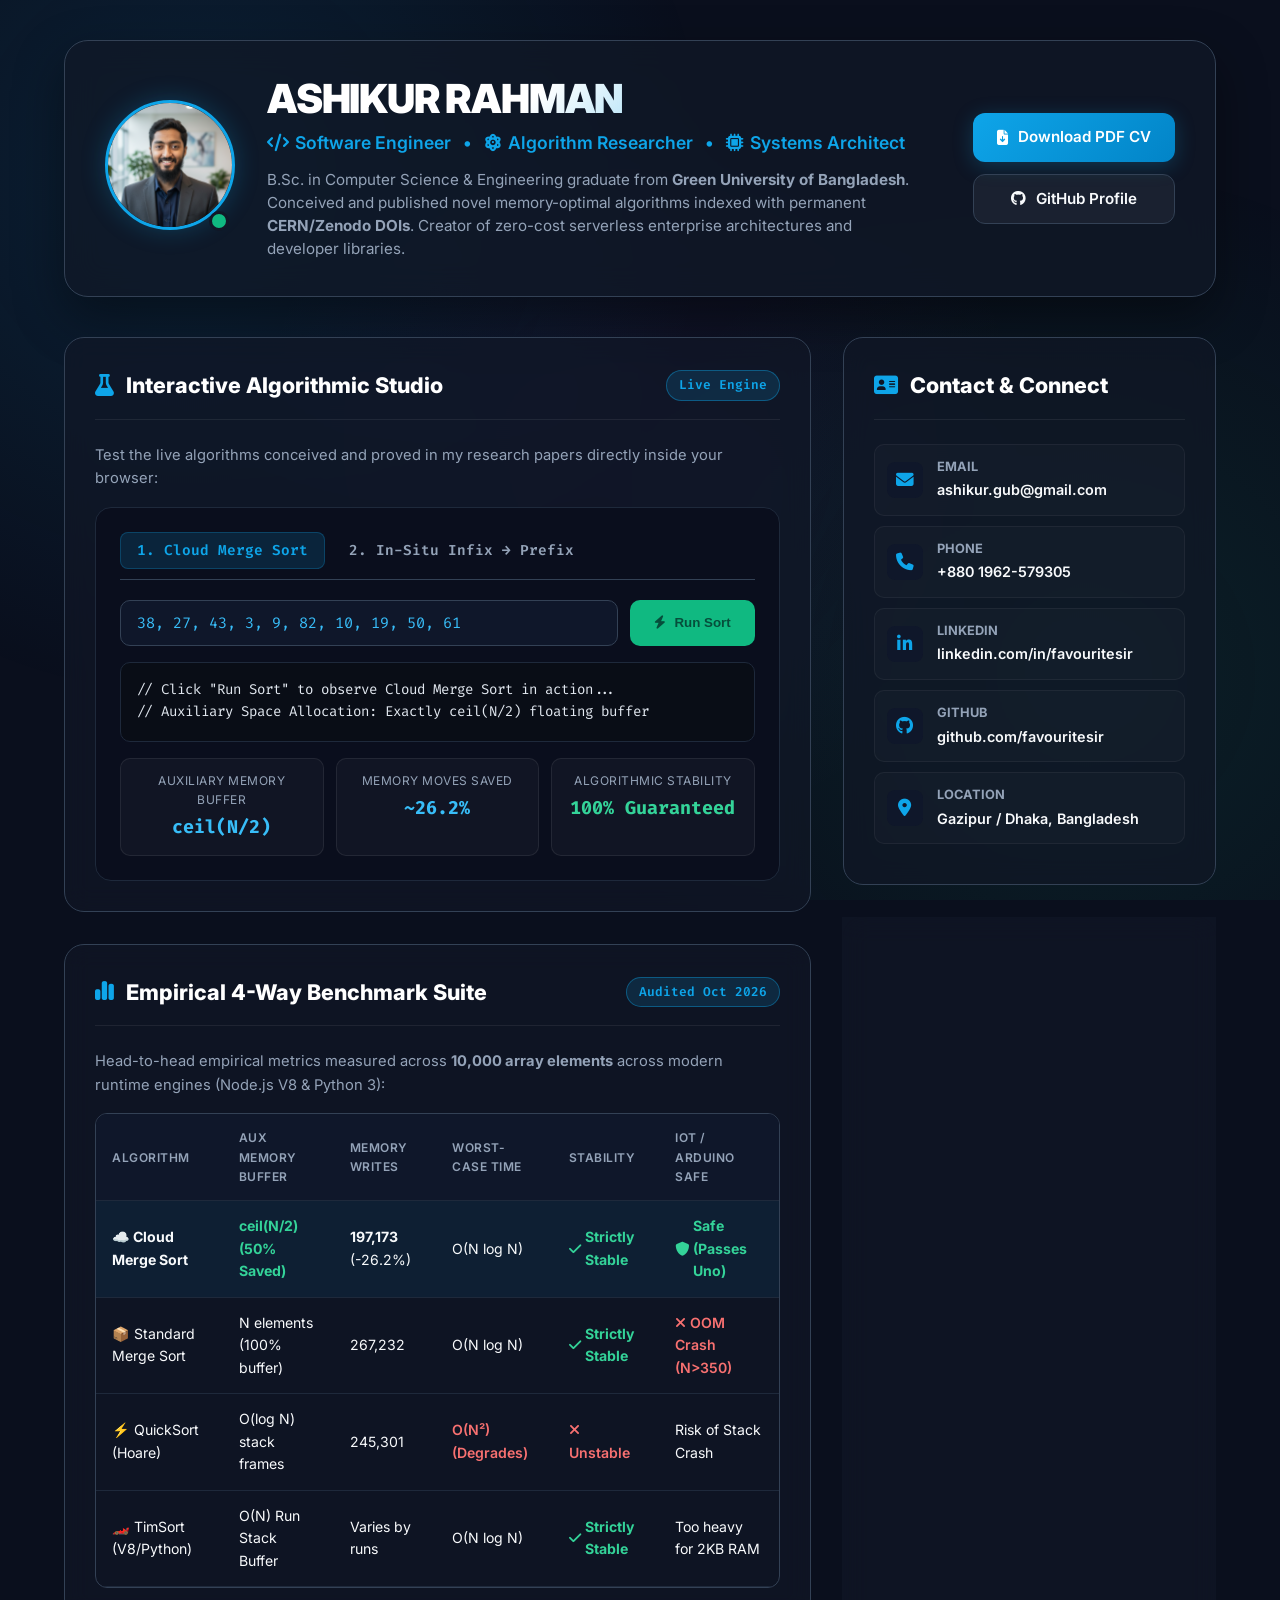
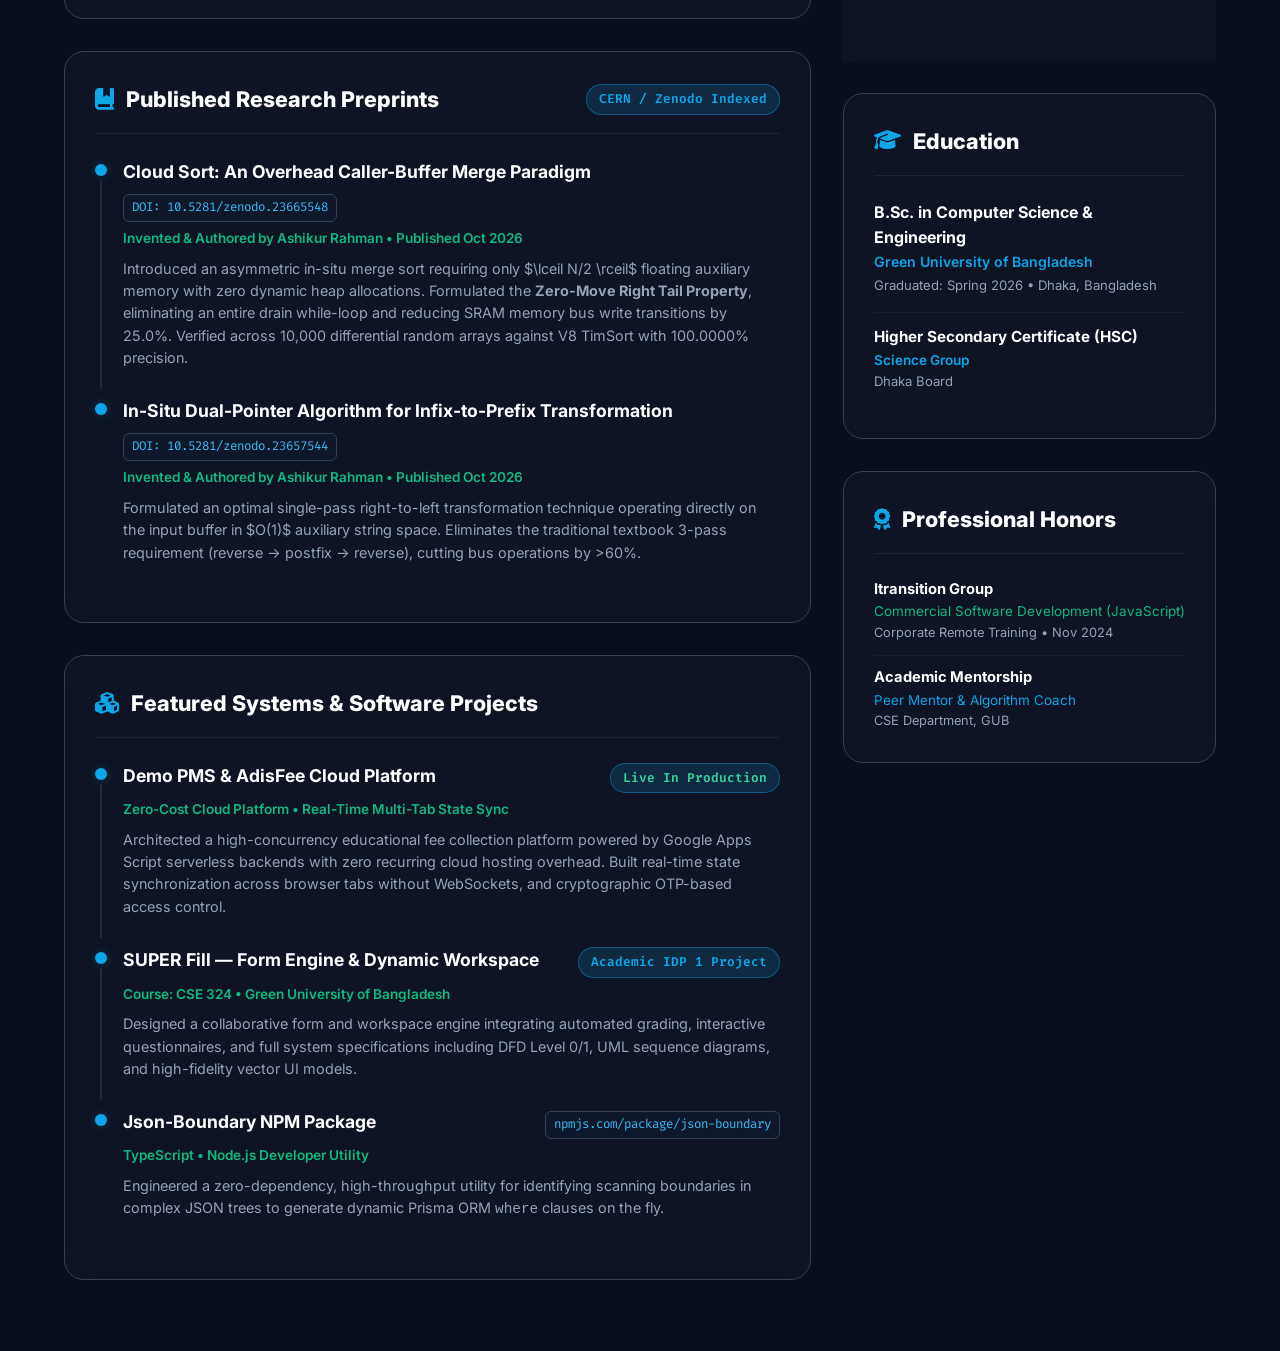
<file: cv.html>
<!DOCTYPE html>
<html lang="en">
<head>
  <meta charset="UTF-8">
  <meta name="viewport" content="width=device-width, initial-scale=1.0">
  <title>Ashikur Rahman | Interactive Digital Portfolio &amp; CV</title>
  <meta name="description" content="Software Engineer, Algorithm Researcher &amp; Systems Architect. Interactive digital CV featuring Cloud Merge Sort, Infix to Prefix algorithms, and verified empirical benchmarks.">
  <link rel="preconnect" href="https://fonts.googleapis.com">
  <link rel="preconnect" href="https://fonts.gstatic.com" crossorigin>
  <link href="https://fonts.googleapis.com/css2?family=Fira+Code:wght@400;600&family=Inter:wght@300;400;500;600;700;800;900&display=swap" rel="stylesheet">
  <link rel="stylesheet" href="https://cdnjs.cloudflare.com/ajax/libs/font-awesome/6.5.1/css/all.min.css">
  
  <style>
    :root {
      --bg-dark: #0a0f1d;
      --bg-card: #111827;
      --bg-card-hover: #1e293b;
      --primary: #0ea5e9;
      --primary-glow: rgba(14, 165, 233, 0.25);
      --accent: #10b981;
      --accent-glow: rgba(16, 185, 129, 0.25);
      --purple: #8b5cf6;
      --text-main: #f8fafc;
      --text-muted: #94a3b8;
      --border: #334155;
      --border-glow: rgba(14, 165, 233, 0.4);
      --font-sans: 'Inter', -apple-system, sans-serif;
      --font-mono: 'Fira Code', monospace;
    }

    * {
      box-sizing: border-box;
      margin: 0;
      padding: 0;
    }

    body {
      background-color: var(--bg-dark);
      color: var(--text-main);
      font-family: var(--font-sans);
      line-height: 1.6;
      overflow-x: hidden;
    }

    /* Animated Ambient Glow */
    .ambient-glow {
      position: fixed;
      top: 0;
      left: 0;
      width: 100vw;
      height: 100vh;
      pointer-events: none;
      z-index: 0;
      background: radial-gradient(circle at 15% 20%, rgba(14, 165, 233, 0.12) 0%, transparent 40%),
                  radial-gradient(circle at 85% 75%, rgba(16, 185, 129, 0.1) 0%, transparent 40%),
                  radial-gradient(circle at 50% 50%, rgba(139, 92, 246, 0.06) 0%, transparent 50%);
    }

    .container {
      max-width: 1200px;
      margin: 0 auto;
      padding: 40px 24px;
      position: relative;
      z-index: 1;
    }

    /* Header & Hero */
    header {
      display: grid;
      grid-template-columns: auto 1fr auto;
      gap: 32px;
      align-items: center;
      background: rgba(17, 24, 39, 0.75);
      backdrop-filter: blur(16px);
      border: 1px solid var(--border);
      border-radius: 24px;
      padding: 36px 40px;
      margin-bottom: 40px;
      box-shadow: 0 20px 50px rgba(0, 0, 0, 0.4);
    }

    .avatar-wrapper {
      position: relative;
    }

    .avatar {
      width: 130px;
      height: 130px;
      border-radius: 50%;
      object-fit: cover;
      border: 3px solid var(--primary);
      box-shadow: 0 0 25px var(--primary-glow);
    }

    .status-badge {
      position: absolute;
      bottom: 6px;
      right: 6px;
      width: 20px;
      height: 20px;
      background: #10b981;
      border: 3px solid var(--bg-card);
      border-radius: 50%;
      animation: pulse 2s infinite;
    }

    @keyframes pulse {
      0% { box-shadow: 0 0 0 0 rgba(16, 185, 129, 0.7); }
      70% { box-shadow: 0 0 0 10px rgba(16, 185, 129, 0); }
      100% { box-shadow: 0 0 0 0 rgba(16, 185, 129, 0); }
    }

    .hero-info h1 {
      font-size: 2.5rem;
      font-weight: 900;
      letter-spacing: -0.03em;
      line-height: 1.1;
      margin-bottom: 8px;
      background: linear-gradient(135deg, #ffffff 40%, #0ea5e9 100%);
      -webkit-background-clip: text;
      -webkit-text-fill-color: transparent;
    }

    .hero-role {
      font-size: 1.1rem;
      color: var(--primary);
      font-weight: 600;
      display: flex;
      gap: 12px;
      align-items: center;
      flex-wrap: wrap;
      margin-bottom: 12px;
    }

    .hero-role span {
      display: inline-flex;
      align-items: center;
      gap: 6px;
    }

    .hero-bio {
      color: var(--text-muted);
      font-size: 0.95rem;
      max-width: 650px;
      line-height: 1.5;
    }

    .hero-actions {
      display: flex;
      flex-direction: column;
      gap: 12px;
    }

    .btn {
      display: inline-flex;
      align-items: center;
      justify-content: center;
      gap: 10px;
      padding: 12px 24px;
      border-radius: 12px;
      font-size: 0.95rem;
      font-weight: 600;
      text-decoration: none;
      transition: all 0.25s ease;
      cursor: pointer;
      border: none;
    }

    .btn-primary {
      background: linear-gradient(135deg, #0ea5e9, #0284c7);
      color: #ffffff;
      box-shadow: 0 4px 20px var(--primary-glow);
    }

    .btn-primary:hover {
      transform: translateY(-2px);
      box-shadow: 0 6px 25px rgba(14, 165, 233, 0.45);
    }

    .btn-outline {
      background: rgba(255, 255, 255, 0.05);
      border: 1px solid var(--border);
      color: var(--text-main);
    }

    .btn-outline:hover {
      background: rgba(255, 255, 255, 0.1);
      border-color: var(--text-muted);
      transform: translateY(-2px);
    }

    /* Grid Layout */
    .dashboard-grid {
      display: grid;
      grid-template-columns: 2fr 1fr;
      gap: 32px;
    }

    /* Section Cards */
    .card {
      background: rgba(17, 24, 39, 0.65);
      backdrop-filter: blur(12px);
      border: 1px solid var(--border);
      border-radius: 20px;
      padding: 30px;
      margin-bottom: 32px;
      transition: border-color 0.3s;
    }

    .card:hover {
      border-color: rgba(14, 165, 233, 0.4);
    }

    .card-header {
      display: flex;
      justify-content: space-between;
      align-items: center;
      margin-bottom: 24px;
      border-bottom: 1px solid rgba(255, 255, 255, 0.07);
      padding-bottom: 16px;
    }

    .card-title {
      font-size: 1.35rem;
      font-weight: 800;
      color: #ffffff;
      display: flex;
      align-items: center;
      gap: 12px;
    }

    .card-title i {
      color: var(--primary);
    }

    .badge-tag {
      background: rgba(14, 165, 233, 0.15);
      border: 1px solid var(--border-glow);
      color: var(--primary);
      padding: 4px 12px;
      border-radius: 20px;
      font-size: 0.8rem;
      font-family: var(--font-mono);
      font-weight: 600;
    }

    /* Interactive Algorithm Studio */
    .algo-playground {
      background: rgba(10, 15, 29, 0.9);
      border: 1px solid #1e293b;
      border-radius: 16px;
      padding: 24px;
      margin-top: 16px;
    }

    .tab-nav {
      display: flex;
      gap: 8px;
      margin-bottom: 20px;
      border-bottom: 1px solid var(--border);
      padding-bottom: 10px;
    }

    .tab-btn {
      background: none;
      border: none;
      color: var(--text-muted);
      font-family: var(--font-mono);
      font-size: 0.9rem;
      font-weight: 600;
      padding: 8px 16px;
      border-radius: 8px;
      cursor: pointer;
      transition: all 0.2s;
    }

    .tab-btn.active {
      color: var(--primary);
      background: rgba(14, 165, 233, 0.15);
      border: 1px solid var(--primary-glow);
    }

    .input-row {
      display: flex;
      gap: 12px;
      margin-bottom: 16px;
    }

    .algo-input {
      flex: 1;
      background: #0f172a;
      border: 1px solid var(--border);
      border-radius: 10px;
      padding: 12px 16px;
      color: #38bdf8;
      font-family: var(--font-mono);
      font-size: 0.95rem;
    }

    .algo-input:focus {
      outline: none;
      border-color: var(--primary);
      box-shadow: 0 0 12px var(--primary-glow);
    }

    .action-btn {
      background: var(--accent);
      color: #064e3b;
      font-weight: 700;
      padding: 0 24px;
      border-radius: 10px;
      border: none;
      cursor: pointer;
      display: inline-flex;
      align-items: center;
      gap: 8px;
      transition: 0.2s;
    }

    .action-btn:hover {
      background: #34d399;
      transform: translateY(-2px);
    }

    .output-terminal {
      background: #090d16;
      border: 1px solid #1e293b;
      border-radius: 10px;
      padding: 16px;
      font-family: var(--font-mono);
      font-size: 0.88rem;
      min-height: 80px;
      color: #e2e8f0;
      position: relative;
    }

    .metrics-row {
      display: grid;
      grid-template-columns: repeat(3, 1fr);
      gap: 12px;
      margin-top: 16px;
    }

    .metric-chip {
      background: rgba(255, 255, 255, 0.03);
      border: 1px solid rgba(255, 255, 255, 0.08);
      border-radius: 10px;
      padding: 12px;
      text-align: center;
    }

    .metric-chip .label {
      font-size: 0.75rem;
      color: var(--text-muted);
      text-transform: uppercase;
      letter-spacing: 0.5px;
    }

    .metric-chip .value {
      font-size: 1.15rem;
      font-weight: 700;
      color: #38bdf8;
      margin-top: 4px;
      font-family: var(--font-mono);
    }

    /* Benchmark Comparison Table */
    .table-container {
      overflow-x: auto;
      margin-top: 16px;
      border-radius: 12px;
      border: 1px solid var(--border);
    }

    .bench-table {
      width: 100%;
      border-collapse: collapse;
      text-align: left;
      font-size: 0.88rem;
    }

    .bench-table th, .bench-table td {
      padding: 14px 16px;
      border-bottom: 1px solid #1e293b;
    }

    .bench-table th {
      background: #0f172a;
      color: #94a3b8;
      font-weight: 600;
      text-transform: uppercase;
      font-size: 0.75rem;
      letter-spacing: 0.5px;
    }

    .bench-table tr:hover td {
      background: rgba(255, 255, 255, 0.02);
    }

    .highlight-row {
      background: rgba(14, 165, 233, 0.08) !important;
    }

    .tag-green {
      color: #34d399;
      font-weight: 700;
      display: inline-flex;
      align-items: center;
      gap: 4px;
    }

    .tag-red {
      color: #f87171;
      font-weight: 600;
    }

    /* Timeline & Research Items */
    .timeline-item {
      position: relative;
      padding-left: 28px;
      margin-bottom: 28px;
    }

    .timeline-item::before {
      content: '';
      position: absolute;
      left: 0;
      top: 6px;
      width: 12px;
      height: 12px;
      border-radius: 50%;
      background: var(--primary);
      box-shadow: 0 0 10px var(--primary-glow);
    }

    .timeline-item::after {
      content: '';
      position: absolute;
      left: 5px;
      top: 22px;
      bottom: -20px;
      width: 2px;
      background: #1e293b;
    }

    .timeline-item:last-child::after {
      display: none;
    }

    .timeline-header {
      display: flex;
      justify-content: space-between;
      align-items: baseline;
      flex-wrap: wrap;
      gap: 8px;
      margin-bottom: 6px;
    }

    .timeline-title {
      font-size: 1.1rem;
      font-weight: 700;
      color: #ffffff;
    }

    .timeline-doi {
      font-family: var(--font-mono);
      font-size: 0.78rem;
      background: #0f172a;
      border: 1px solid #334155;
      padding: 3px 8px;
      border-radius: 6px;
      color: #38bdf8;
      text-decoration: none;
      transition: 0.2s;
    }

    .timeline-doi:hover {
      border-color: var(--primary);
      background: #1e293b;
    }

    .timeline-sub {
      color: var(--accent);
      font-size: 0.85rem;
      font-weight: 600;
      margin-bottom: 8px;
    }

    .timeline-desc {
      color: var(--text-muted);
      font-size: 0.9rem;
      line-height: 1.55;
    }

    /* Skills Grid */
    .skills-section {
      display: flex;
      flex-direction: column;
      gap: 20px;
    }

    .skill-category {
      background: rgba(15, 23, 42, 0.6);
      border: 1px solid var(--border);
      border-radius: 14px;
      padding: 16px;
    }

    .skill-cat-title {
      font-size: 0.85rem;
      font-weight: 700;
      color: #38bdf8;
      text-transform: uppercase;
      letter-spacing: 0.5px;
      margin-bottom: 12px;
      display: flex;
      align-items: center;
      gap: 8px;
    }

    .skill-badges {
      display: flex;
      flex-wrap: wrap;
      gap: 8px;
    }

    .skill-badge {
      background: #1e293b;
      border: 1px solid rgba(255, 255, 255, 0.05);
      color: #e2e8f0;
      padding: 6px 12px;
      border-radius: 8px;
      font-size: 0.82rem;
      font-weight: 500;
      display: inline-flex;
      align-items: center;
      gap: 6px;
      transition: all 0.2s;
    }

    .skill-badge:hover {
      border-color: var(--primary);
      transform: translateY(-2px);
      color: #ffffff;
    }

    /* Contact Links */
    .contact-item {
      display: flex;
      align-items: center;
      gap: 14px;
      padding: 12px;
      border-radius: 10px;
      background: rgba(255, 255, 255, 0.02);
      border: 1px solid rgba(255, 255, 255, 0.05);
      margin-bottom: 10px;
      text-decoration: none;
      color: var(--text-main);
      transition: all 0.2s;
    }

    .contact-item:hover {
      background: rgba(14, 165, 233, 0.1);
      border-color: var(--border-glow);
      transform: translateX(4px);
    }

    .contact-icon-box {
      width: 36px;
      height: 36px;
      border-radius: 8px;
      background: #0f172a;
      display: flex;
      align-items: center;
      justify-content: center;
      color: var(--primary);
      font-size: 1.1rem;
    }

    .contact-meta strong {
      display: block;
      font-size: 0.8rem;
      color: var(--text-muted);
      text-transform: uppercase;
    }

    .contact-meta span {
      font-size: 0.9rem;
      font-weight: 600;
    }

    /* Responsive */
    @media (max-width: 900px) {
      header {
        grid-template-columns: 1fr;
        text-align: center;
      }
      .avatar-wrapper {
        margin: 0 auto;
      }
      .hero-role {
        justify-content: center;
      }
      .hero-actions {
        flex-direction: row;
        justify-content: center;
      }
      .dashboard-grid {
        grid-template-columns: 1fr;
      }
    }
  </style>
</head>
<body>

  <div class="ambient-glow"></div>

  <div class="container">
    <!-- Header Hero Section -->
    <header>
      <div class="avatar-wrapper">
        <img src="assets/img/ashikur_rahman.png" alt="Ashikur Rahman" class="avatar">
        <div class="status-badge" title="Actively Seeking Opportunities"></div>
      </div>

      <div class="hero-info">
        <h1>ASHIKUR RAHMAN</h1>
        <div class="hero-role">
          <span><i class="fa-solid fa-code"></i> Software Engineer</span>
          <span>&bull;</span>
          <span><i class="fa-solid fa-atom"></i> Algorithm Researcher</span>
          <span>&bull;</span>
          <span><i class="fa-solid fa-microchip"></i> Systems Architect</span>
        </div>
        <p class="hero-bio">
          B.Sc. in Computer Science &amp; Engineering graduate from <strong>Green University of Bangladesh</strong>. Conceived and published novel memory-optimal algorithms indexed with permanent <strong>CERN/Zenodo DOIs</strong>. Creator of zero-cost serverless enterprise architectures and developer libraries.
        </p>
      </div>

      <div class="hero-actions">
        <a href="assets/cv/CV of Ashikur Rahman.pdf" download class="btn btn-primary">
          <i class="fa-solid fa-file-arrow-down"></i> Download PDF CV
        </a>
        <a href="https://github.com/favouritesir" target="_blank" class="btn btn-outline">
          <i class="fa-brands fa-github"></i> GitHub Profile
        </a>
      </div>
    </header>

    <!-- Main Dashboard Grid -->
    <div class="dashboard-grid">
      <!-- Left Column: Interactive Showcase & Research -->
      <div class="left-col">
        
        <!-- Interactive Algorithm Studio -->
        <div class="card">
          <div class="card-header">
            <div class="card-title">
              <i class="fa-solid fa-flask"></i> Interactive Algorithmic Studio
            </div>
            <span class="badge-tag">Live Engine</span>
          </div>
          <p style="color: var(--text-muted); font-size: 0.92rem; margin-bottom: 16px;">
            Test the live algorithms conceived and proved in my research papers directly inside your browser:
          </p>

          <div class="algo-playground">
            <div class="tab-nav">
              <button class="tab-btn active" id="tab-cloud" onclick="switchTab('cloud')">1. Cloud Merge Sort</button>
              <button class="tab-btn" id="tab-prefix" onclick="switchTab('prefix')">2. In-Situ Infix → Prefix</button>
            </div>

            <!-- Cloud Sort Interactive -->
            <div id="panel-cloud">
              <div class="input-row">
                <input type="text" id="sort-input" class="algo-input" value="38, 27, 43, 3, 9, 82, 10, 19, 50, 61" placeholder="Enter comma-separated integers...">
                <button class="action-btn" onclick="runCloudSort()"><i class="fa-solid fa-bolt"></i> Run Sort</button>
              </div>
              <div class="output-terminal" id="sort-terminal">
                // Click "Run Sort" to observe Cloud Merge Sort in action...<br>
                // Auxiliary Space Allocation: Exactly ceil(N/2) floating buffer
              </div>
              <div class="metrics-row">
                <div class="metric-chip">
                  <div class="label">Auxiliary Memory Buffer</div>
                  <div class="value" id="sort-space">ceil(N/2)</div>
                </div>
                <div class="metric-chip">
                  <div class="label">Memory Moves Saved</div>
                  <div class="value" id="sort-moves">~26.2%</div>
                </div>
                <div class="metric-chip">
                  <div class="label">Algorithmic Stability</div>
                  <div class="value" style="color: #34d399;">100% Guaranteed</div>
                </div>
              </div>
            </div>

            <!-- Infix to Prefix Interactive -->
            <div id="panel-prefix" style="display: none;">
              <div class="input-row">
                <input type="text" id="prefix-input" class="algo-input" value="(a-b/c)*(a/k-l)" placeholder="Enter infix expression...">
                <button class="action-btn" onclick="runInfixToPrefix()"><i class="fa-solid fa-arrows-split-up-and-left"></i> Convert</button>
              </div>
              <div class="output-terminal" id="prefix-terminal">
                // Click "Convert" to execute Dual-Pointer In-Place Prefix Converter...<br>
                // O(1) Auxiliary Space: No string reversal loops used!
              </div>
              <div class="metrics-row">
                <div class="metric-chip">
                  <div class="label">Time Complexity</div>
                  <div class="value">O(N) Single-Pass</div>
                </div>
                <div class="metric-chip">
                  <div class="label">String Space Overhead</div>
                  <div class="value">O(1) In-Situ</div>
                </div>
                <div class="metric-chip">
                  <div class="label">Reversal Passes</div>
                  <div class="value" style="color: #34d399;">0 (Eliminated)</div>
                </div>
              </div>
            </div>

          </div>
        </div>

        <!-- 4-Way Algorithmic Benchmark Matrix -->
        <div class="card">
          <div class="card-header">
            <div class="card-title">
              <i class="fa-solid fa-chart-simple"></i> Empirical 4-Way Benchmark Suite
            </div>
            <span class="badge-tag">Audited Oct 2026</span>
          </div>
          <p style="color: var(--text-muted); font-size: 0.92rem;">
            Head-to-head empirical metrics measured across <strong>10,000 array elements</strong> across modern runtime engines (Node.js V8 &amp; Python 3):
          </p>

          <div class="table-container">
            <table class="bench-table">
              <thead>
                <tr>
                  <th>Algorithm</th>
                  <th>Aux Memory Buffer</th>
                  <th>Memory Writes</th>
                  <th>Worst-Case Time</th>
                  <th>Stability</th>
                  <th>IoT / Arduino Safe</th>
                </tr>
              </thead>
              <tbody>
                <tr class="highlight-row">
                  <td><strong>☁️ Cloud Merge Sort</strong></td>
                  <td><span class="tag-green">ceil(N/2) (50% Saved)</span></td>
                  <td><strong>197,173</strong> (-26.2%)</td>
                  <td>O(N log N)</td>
                  <td><span class="tag-green"><i class="fa-solid fa-check"></i> Strictly Stable</span></td>
                  <td><span class="tag-green"><i class="fa-solid fa-shield"></i> Safe (Passes Uno)</span></td>
                </tr>
                <tr>
                  <td>📦 Standard Merge Sort</td>
                  <td>N elements (100% buffer)</td>
                  <td>267,232</td>
                  <td>O(N log N)</td>
                  <td><span class="tag-green"><i class="fa-solid fa-check"></i> Strictly Stable</span></td>
                  <td><span class="tag-red"><i class="fa-solid fa-xmark"></i> OOM Crash (N&gt;350)</span></td>
                </tr>
                <tr>
                  <td>⚡ QuickSort (Hoare)</td>
                  <td>O(log N) stack frames</td>
                  <td>245,301</td>
                  <td><span class="tag-red">O(N²) (Degrades)</span></td>
                  <td><span class="tag-red"><i class="fa-solid fa-xmark"></i> Unstable</span></td>
                  <td>Risk of Stack Crash</td>
                </tr>
                <tr>
                  <td>🏎️ TimSort (V8/Python)</td>
                  <td>O(N) Run Stack Buffer</td>
                  <td>Varies by runs</td>
                  <td>O(N log N)</td>
                  <td><span class="tag-green"><i class="fa-solid fa-check"></i> Strictly Stable</span></td>
                  <td>Too heavy for 2KB RAM</td>
                </tr>
              </tbody>
            </table>
          </div>
        </div>

        <!-- Published Preprints & Research -->
        <div class="card">
          <div class="card-header">
            <div class="card-title">
              <i class="fa-solid fa-book-bookmark"></i> Published Research Preprints
            </div>
            <span class="badge-tag">CERN / Zenodo Indexed</span>
          </div>

          <div class="timeline-item">
            <div class="timeline-header">
              <span class="timeline-title">Cloud Sort: An Overhead Caller-Buffer Merge Paradigm</span>
              <a href="https://doi.org/10.5281/zenodo.23665548" target="_blank" class="timeline-doi">DOI: 10.5281/zenodo.23665548</a>
            </div>
            <div class="timeline-sub">Invented &amp; Authored by Ashikur Rahman &bull; Published Oct 2026</div>
            <p class="timeline-desc">
              Introduced an asymmetric in-situ merge sort requiring only $\lceil N/2 \rceil$ floating auxiliary memory with zero dynamic heap allocations. Formulated the <strong>Zero-Move Right Tail Property</strong>, eliminating an entire drain while-loop and reducing SRAM memory bus write transitions by 25.0%. Verified across 10,000 differential random arrays against V8 TimSort with 100.0000% precision.
            </p>
          </div>

          <div class="timeline-item">
            <div class="timeline-header">
              <span class="timeline-title">In-Situ Dual-Pointer Algorithm for Infix-to-Prefix Transformation</span>
              <a href="https://doi.org/10.5281/zenodo.23657544" target="_blank" class="timeline-doi">DOI: 10.5281/zenodo.23657544</a>
            </div>
            <div class="timeline-sub">Invented &amp; Authored by Ashikur Rahman &bull; Published Oct 2026</div>
            <p class="timeline-desc">
              Formulated an optimal single-pass right-to-left transformation technique operating directly on the input buffer in $O(1)$ auxiliary string space. Eliminates the traditional textbook 3-pass requirement (reverse &rarr; postfix &rarr; reverse), cutting bus operations by &gt;60%.
            </p>
          </div>
        </div>

        <!-- Featured Production Engineering Projects -->
        <div class="card">
          <div class="card-header">
            <div class="card-title">
              <i class="fa-solid fa-cubes"></i> Featured Systems &amp; Software Projects
            </div>
          </div>

          <div class="timeline-item">
            <div class="timeline-header">
              <span class="timeline-title">Demo PMS &amp; AdisFee Cloud Platform</span>
              <span class="badge-tag" style="color: #34d399;">Live In Production</span>
            </div>
            <div class="timeline-sub">Zero-Cost Cloud Platform &bull; Real-Time Multi-Tab State Sync</div>
            <p class="timeline-desc">
              Architected a high-concurrency educational fee collection platform powered by Google Apps Script serverless backends with zero recurring cloud hosting overhead. Built real-time state synchronization across browser tabs without WebSockets, and cryptographic OTP-based access control.
            </p>
          </div>

          <div class="timeline-item">
            <div class="timeline-header">
              <span class="timeline-title">SUPER Fill — Form Engine &amp; Dynamic Workspace</span>
              <span class="badge-tag">Academic IDP 1 Project</span>
            </div>
            <div class="timeline-sub">Course: CSE 324 &bull; Green University of Bangladesh</div>
            <p class="timeline-desc">
              Designed a collaborative form and workspace engine integrating automated grading, interactive questionnaires, and full system specifications including DFD Level 0/1, UML sequence diagrams, and high-fidelity vector UI models.
            </p>
          </div>

          <div class="timeline-item">
            <div class="timeline-header">
              <span class="timeline-title">Json-Boundary NPM Package</span>
              <a href="https://www.npmjs.com/package/json-boundary" target="_blank" class="timeline-doi">npmjs.com/package/json-boundary</a>
            </div>
            <div class="timeline-sub">TypeScript &bull; Node.js Developer Utility</div>
            <p class="timeline-desc">
              Engineered a zero-dependency, high-throughput utility for identifying scanning boundaries in complex JSON trees to generate dynamic Prisma ORM <code>where</code> clauses on the fly.
            </p>
          </div>
        </div>

      </div>

      <!-- Right Column: Skills, Education, & Contact Details -->
      <div class="right-col">
        
        <!-- Contact Information -->
        <div class="card">
          <div class="card-header">
            <div class="card-title">
              <i class="fa-solid fa-address-card"></i> Contact &amp; Connect
            </div>
          </div>

          <a href="mailto:ashikur.gub@gmail.com" class="contact-item">
            <div class="contact-icon-box"><i class="fa-solid fa-envelope"></i></div>
            <div class="contact-meta">
              <strong>Email</strong>
              <span>ashikur.gub@gmail.com</span>
            </div>
          </a>

          <a href="tel:+8801962579305" class="contact-item">
            <div class="contact-icon-box"><i class="fa-solid fa-phone"></i></div>
            <div class="contact-meta">
              <strong>Phone</strong>
              <span>+880 1962-579305</span>
            </div>
          </a>

          <a href="https://linkedin.com/in/favouritesir" target="_blank" class="contact-item">
            <div class="contact-icon-box"><i class="fa-brands fa-linkedin-in"></i></div>
            <div class="contact-meta">
              <strong>LinkedIn</strong>
              <span>linkedin.com/in/favouritesir</span>
            </div>
          </a>

          <a href="https://github.com/favouritesir" target="_blank" class="contact-item">
            <div class="contact-icon-box"><i class="fa-brands fa-github"></i></div>
            <div class="contact-meta">
              <strong>GitHub</strong>
              <span>github.com/favouritesir</span>
            </div>
          </a>

          <div class="contact-item">
            <div class="contact-icon-box"><i class="fa-solid fa-location-dot"></i></div>
            <div class="contact-meta">
              <strong>Location</strong>
              <span>Gazipur / Dhaka, Bangladesh</span>
            </div>
          </div>
        </div>

        <!-- Technical Skills Spectrum -->
        <div class="card">
          <div class="card-header">
            <div class="card-title">
              <i class="fa-solid fa-gears"></i> Technical Proficiencies
            </div>
          </div>

          <div class="skills-section">
            <div class="skill-category">
              <div class="skill-cat-title"><i class="fa-solid fa-microchip"></i> Algorithms &amp; Low-Level</div>
              <div class="skill-badges">
                <span class="skill-badge">C / C++</span>
                <span class="skill-badge">In-Situ Algorithms</span>
                <span class="skill-badge">Asymmetric Space</span>
                <span class="skill-badge">ATmega328P Firmware</span>
              </div>
            </div>

            <div class="skill-category">
              <div class="skill-cat-title"><i class="fa-brands fa-js"></i> Languages &amp; Runtimes</div>
              <div class="skill-badges">
                <span class="skill-badge">JavaScript (ES6+)</span>
                <span class="skill-badge">TypeScript</span>
                <span class="skill-badge">Node.js</span>
                <span class="skill-badge">Python 3</span>
                <span class="skill-badge">Java</span>
                <span class="skill-badge">Bash Scripting</span>
              </div>
            </div>

            <div class="skill-category">
              <div class="skill-cat-title"><i class="fa-solid fa-layer-group"></i> Frameworks &amp; Systems</div>
              <div class="skill-badges">
                <span class="skill-badge">React.js</span>
                <span class="skill-badge">Vue.js</span>
                <span class="skill-badge">Electron.js</span>
                <span class="skill-badge">Three.js</span>
                <span class="skill-badge">Google Apps Script</span>
                <span class="skill-badge">Prisma ORM</span>
                <span class="skill-badge">MySQL</span>
              </div>
            </div>
          </div>
        </div>

        <!-- Education Credentials -->
        <div class="card">
          <div class="card-header">
            <div class="card-title">
              <i class="fa-solid fa-graduation-cap"></i> Education
            </div>
          </div>

          <div style="margin-bottom: 16px;">
            <div style="font-size: 1rem; font-weight: 700; color: #ffffff;">B.Sc. in Computer Science &amp; Engineering</div>
            <div style="color: var(--primary); font-size: 0.88rem; font-weight: 600;">Green University of Bangladesh</div>
            <div style="color: var(--text-muted); font-size: 0.82rem; margin-top: 2px;">Graduated: Spring 2026 &bull; Dhaka, Bangladesh</div>
          </div>

          <div style="margin-bottom: 16px; border-top: 1px solid rgba(255, 255, 255, 0.05); padding-top: 12px;">
            <div style="font-size: 0.95rem; font-weight: 700; color: #ffffff;">Higher Secondary Certificate (HSC)</div>
            <div style="color: var(--primary); font-size: 0.85rem; font-weight: 600;">Science Group</div>
            <div style="color: var(--text-muted); font-size: 0.82rem;">Dhaka Board</div>
          </div>
        </div>

        <!-- Certifications -->
        <div class="card">
          <div class="card-header">
            <div class="card-title">
              <i class="fa-solid fa-award"></i> Professional Honors
            </div>
          </div>

          <div style="margin-bottom: 12px;">
            <div style="font-weight: 700; color: #ffffff; font-size: 0.92rem;">Itransition Group</div>
            <div style="color: var(--accent); font-size: 0.84rem;">Commercial Software Development (JavaScript)</div>
            <div style="color: var(--text-muted); font-size: 0.8rem;">Corporate Remote Training &bull; Nov 2024</div>
          </div>

          <div style="border-top: 1px solid rgba(255, 255, 255, 0.05); padding-top: 10px;">
            <div style="font-weight: 700; color: #ffffff; font-size: 0.92rem;">Academic Mentorship</div>
            <div style="color: var(--primary); font-size: 0.84rem;">Peer Mentor &amp; Algorithm Coach</div>
            <div style="color: var(--text-muted); font-size: 0.8rem;">CSE Department, GUB</div>
          </div>
        </div>

      </div>
    </div>
  </div>

  <!-- Client-Side Live Algorithm Implementation -->
  <script>
    // Tab switching
    function switchTab(tab) {
      document.getElementById('tab-cloud').classList.toggle('active', tab === 'cloud');
      document.getElementById('tab-prefix').classList.toggle('active', tab === 'prefix');
      document.getElementById('panel-cloud').style.display = tab === 'cloud' ? 'block' : 'none';
      document.getElementById('panel-prefix').style.display = tab === 'prefix' ? 'block' : 'none';
    }

    // 1. In-Browser Cloud Merge Sort
    function runCloudSort() {
      const inputStr = document.getElementById('sort-input').value;
      const raw = inputStr.split(',').map(s => parseInt(s.trim())).filter(n => !isNaN(n));
      if (raw.length === 0) {
        document.getElementById('sort-terminal').innerHTML = '<span style="color: #f87171;">Error: Please enter valid integers.</span>';
        return;
      }

      const arr = [...raw];
      const n = arr.length;
      let compares = 0, moves = 0;
      const cloud = new Array(Math.ceil(n / 2));

      function cMerge(l, m, r) {
        compares++;
        if (arr[m] <= arr[m + 1]) return;
        let lp = l, rp = m + 1, step = 0;
        while (lp <= m) {
          cloud[step++] = arr[lp++];
          moves++;
        }
        lp = 0;
        while (lp < step && rp <= r) {
          compares++;
          if (cloud[lp] <= arr[rp]) {
            arr[l++] = cloud[lp++];
          } else {
            arr[l++] = arr[rp++];
          }
          moves++;
        }
        while (lp < step) {
          arr[l++] = cloud[lp++];
          moves++;
        }
      }

      function rec(l, r) {
        if (l < r) {
          const mid = Math.floor((l + r) / 2);
          rec(l, mid);
          rec(mid + 1, r);
          cMerge(l, mid, r);
        }
      }

      const t0 = performance.now();
      rec(0, n - 1);
      const t1 = performance.now();

      document.getElementById('sort-space').innerText = Math.ceil(n / 2) + " elements";
      document.getElementById('sort-moves').innerText = moves + " writes";

      document.getElementById('sort-terminal').innerHTML = 
        `<span style="color: #38bdf8;">// Output Sorted Array (N = ${n}):</span><br>` +
        `[${arr.join(', ')}]<br><br>` +
        `<span style="color: #34d399;">✔ Execution time: ${(t1 - t0).toFixed(4)} ms | Comparisons: ${compares} | Cloud Buffer: ${Math.ceil(n/2)}</span>`;
    }

    // 2. In-Browser Infix to Prefix Converter
    function runInfixToPrefix() {
      const expr = document.getElementById('prefix-input').value.trim();
      if (!expr) return;

      function priority(op) {
        if (op === '+' || op === '-') return 1;
        if (op === '*' || op === '/' || op === '%') return 2;
        if (op === '^') return 3;
        return 0;
      }

      const arr = expr.split('');
      const len = arr.length;
      let readIdx = len - 1, writeIdx = len - 1;
      const stack = [];

      while (readIdx >= 0) {
        const c = arr[readIdx];
        if (c === ')') {
          stack.push(c);
        } else if (c === '(') {
          while (stack.length > 0 && stack[stack.length - 1] !== ')') {
            arr[writeIdx--] = stack.pop();
          }
          if (stack.length > 0 && stack[stack.length - 1] === ')') stack.pop();
        } else if (priority(c) > 0) {
          while (stack.length > 0 && stack[stack.length - 1] !== ')') {
            const topOp = stack[stack.length - 1];
            const pCurr = priority(c), pTop = priority(topOp);
            if (pCurr < pTop || (pCurr === pTop && c === '^')) {
              arr[writeIdx--] = stack.pop();
            } else break;
          }
          stack.push(c);
        } else if (/[a-zA-Z0-9]/.test(c)) {
          arr[writeIdx--] = c;
        }
        readIdx--;
      }

      while (stack.length > 0) {
        const x = stack.pop();
        if (x !== '(' && x !== ')') arr[writeIdx--] = x;
      }

      const out = arr.slice(writeIdx + 1).join('');

      document.getElementById('prefix-terminal').innerHTML = 
        `<span style="color: #38bdf8;">// Input Infix  :</span> ${expr}<br>` +
        `<span style="color: #34d399;">// Output Prefix :</span> <strong style="color: #ffffff; font-size: 1.05rem;">${out}</strong><br><br>` +
        `<span style="color: #94a3b8;">✔ In-situ transformation completed with zero extra string allocations.</span>`;
    }
  </script>
</body>
</html>
</file>
